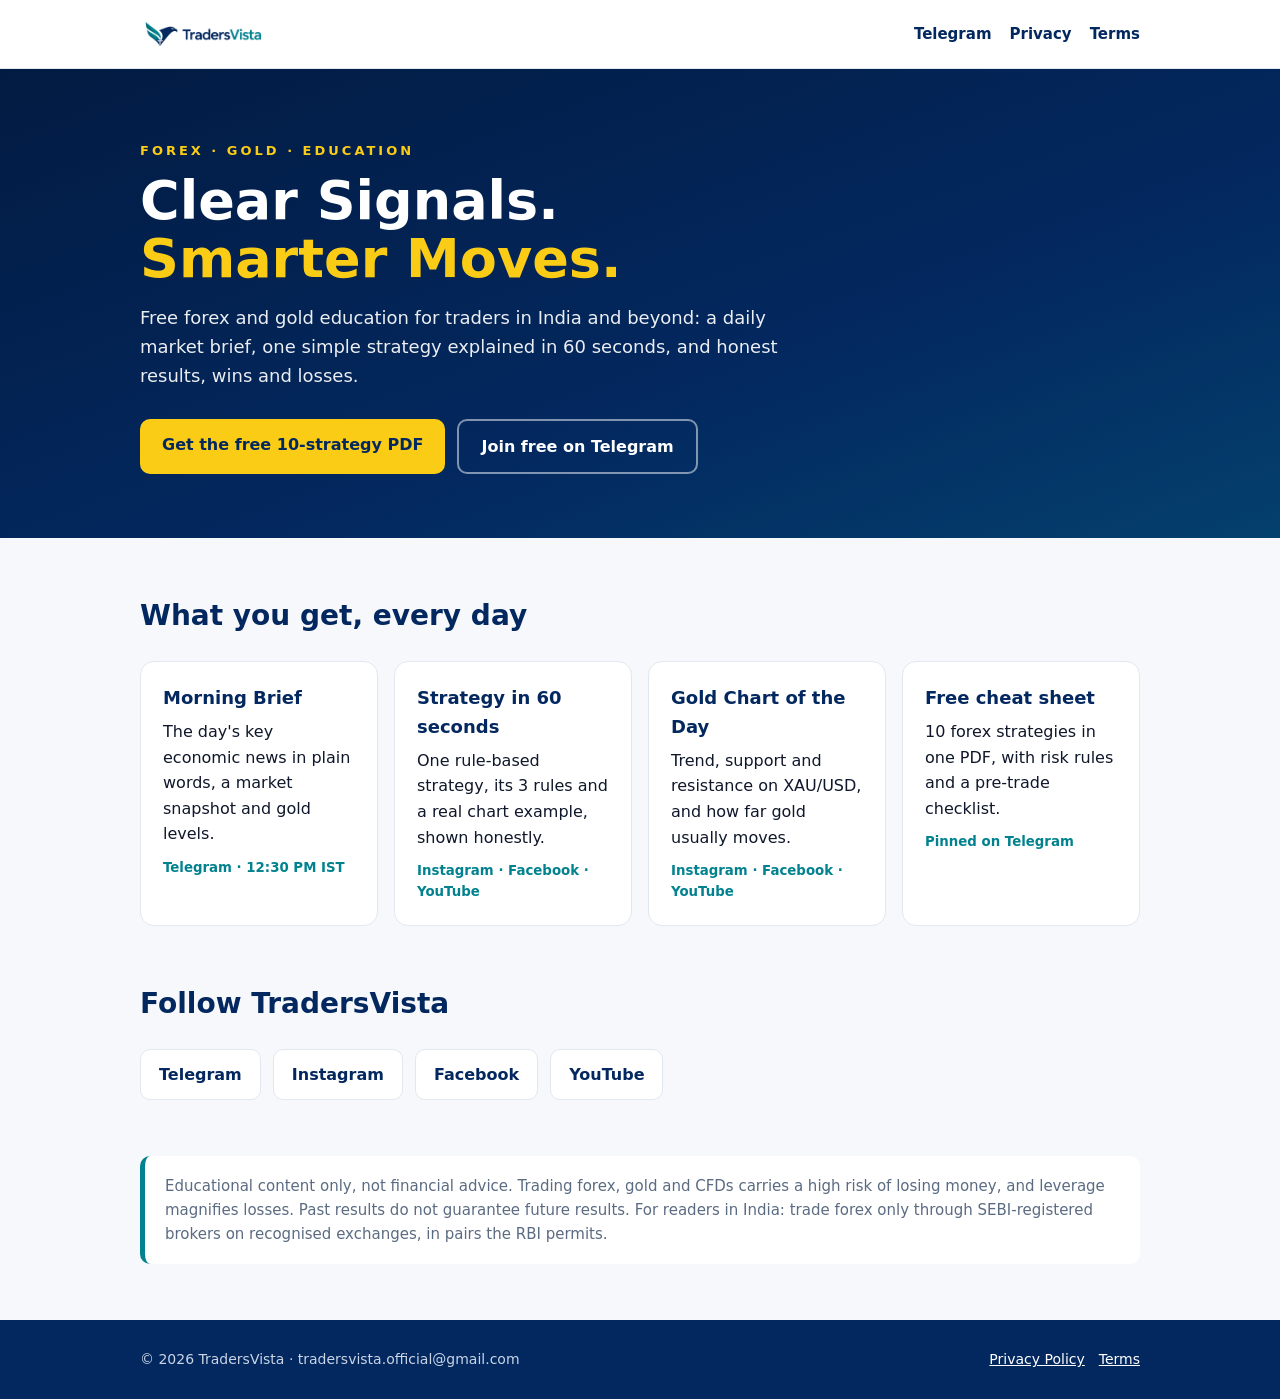
<file: index.html>
<!doctype html>
<html lang="en">
<head>
<meta charset="utf-8">
<meta name="viewport" content="width=device-width, initial-scale=1">
<title>TradersVista | Clear Signals. Smarter Moves.</title>
<meta name="description" content="Free forex and gold education: a daily market brief, one trading strategy in 60 seconds and honest results.">
<link rel="icon" href="logo-icon.png">
<link rel="stylesheet" href="style.css">
</head>
<body>
<header><div class="wrap">
  <a href="/"><img src="logo.png" alt="TradersVista"></a>
  <nav><a href="https://t.me/TradersVistaOfficial">Telegram</a><a href="privacy.html">Privacy</a><a href="terms.html">Terms</a></nav>
</div></header>

<div class="hero"><div class="wrap">
  <div class="kicker">FOREX · GOLD · EDUCATION</div>
  <h1>Clear Signals.<br><span>Smarter Moves.</span></h1>
  <p>Free forex and gold education for traders in India and beyond: a daily market brief, one simple strategy
  explained in 60 seconds, and honest results, wins and losses.</p>
  <div class="btns">
    <a class="btn gold" href="https://t.me/TradersVistaOfficial">Get the free 10-strategy PDF</a>
    <a class="btn ghost" href="https://t.me/TradersVistaOfficial">Join free on Telegram</a>
  </div>
</div></div>

<section><div class="wrap">
  <h2>What you get, every day</h2>
  <div class="cards">
    <div class="card"><b>Morning Brief</b>The day's key economic news in plain words, a market snapshot and gold levels.
      <small>Telegram · 12:30 PM IST</small></div>
    <div class="card"><b>Strategy in 60 seconds</b>One rule-based strategy, its 3 rules and a real chart example, shown honestly.
      <small>Instagram · Facebook · YouTube</small></div>
    <div class="card"><b>Gold Chart of the Day</b>Trend, support and resistance on XAU/USD, and how far gold usually moves.
      <small>Instagram · Facebook · YouTube</small></div>
    <div class="card"><b>Free cheat sheet</b>10 forex strategies in one PDF, with risk rules and a pre-trade checklist.
      <small>Pinned on Telegram</small></div>
  </div>
</div></section>

<section style="padding-top:0"><div class="wrap">
  <h2>Follow TradersVista</h2>
  <div class="follow">
    <a href="https://t.me/TradersVistaOfficial">Telegram</a>
    <a href="https://www.instagram.com/tradersvistaofficial/">Instagram</a>
    <a href="https://www.facebook.com/tradersvistaofficial">Facebook</a>
    <a href="https://www.youtube.com/channel/UCj5EJFCIP0c5Ip4gOHQWVAQ">YouTube</a>
  </div>
</div></section>

<section style="padding-top:0"><div class="wrap">
  <p class="note">Educational content only, not financial advice. Trading forex, gold and CFDs carries a high risk of
  losing money, and leverage magnifies losses. Past results do not guarantee future results. For readers in India: trade
  forex only through SEBI-registered brokers on recognised exchanges, in pairs the RBI permits.</p>
</div></section>

<footer><div class="wrap">
  <span>© 2026 TradersVista · tradersvista.official@gmail.com</span>
  <span><a href="privacy.html">Privacy Policy</a><a href="terms.html">Terms</a></span>
</div></footer>
</body>
</html>
</file>
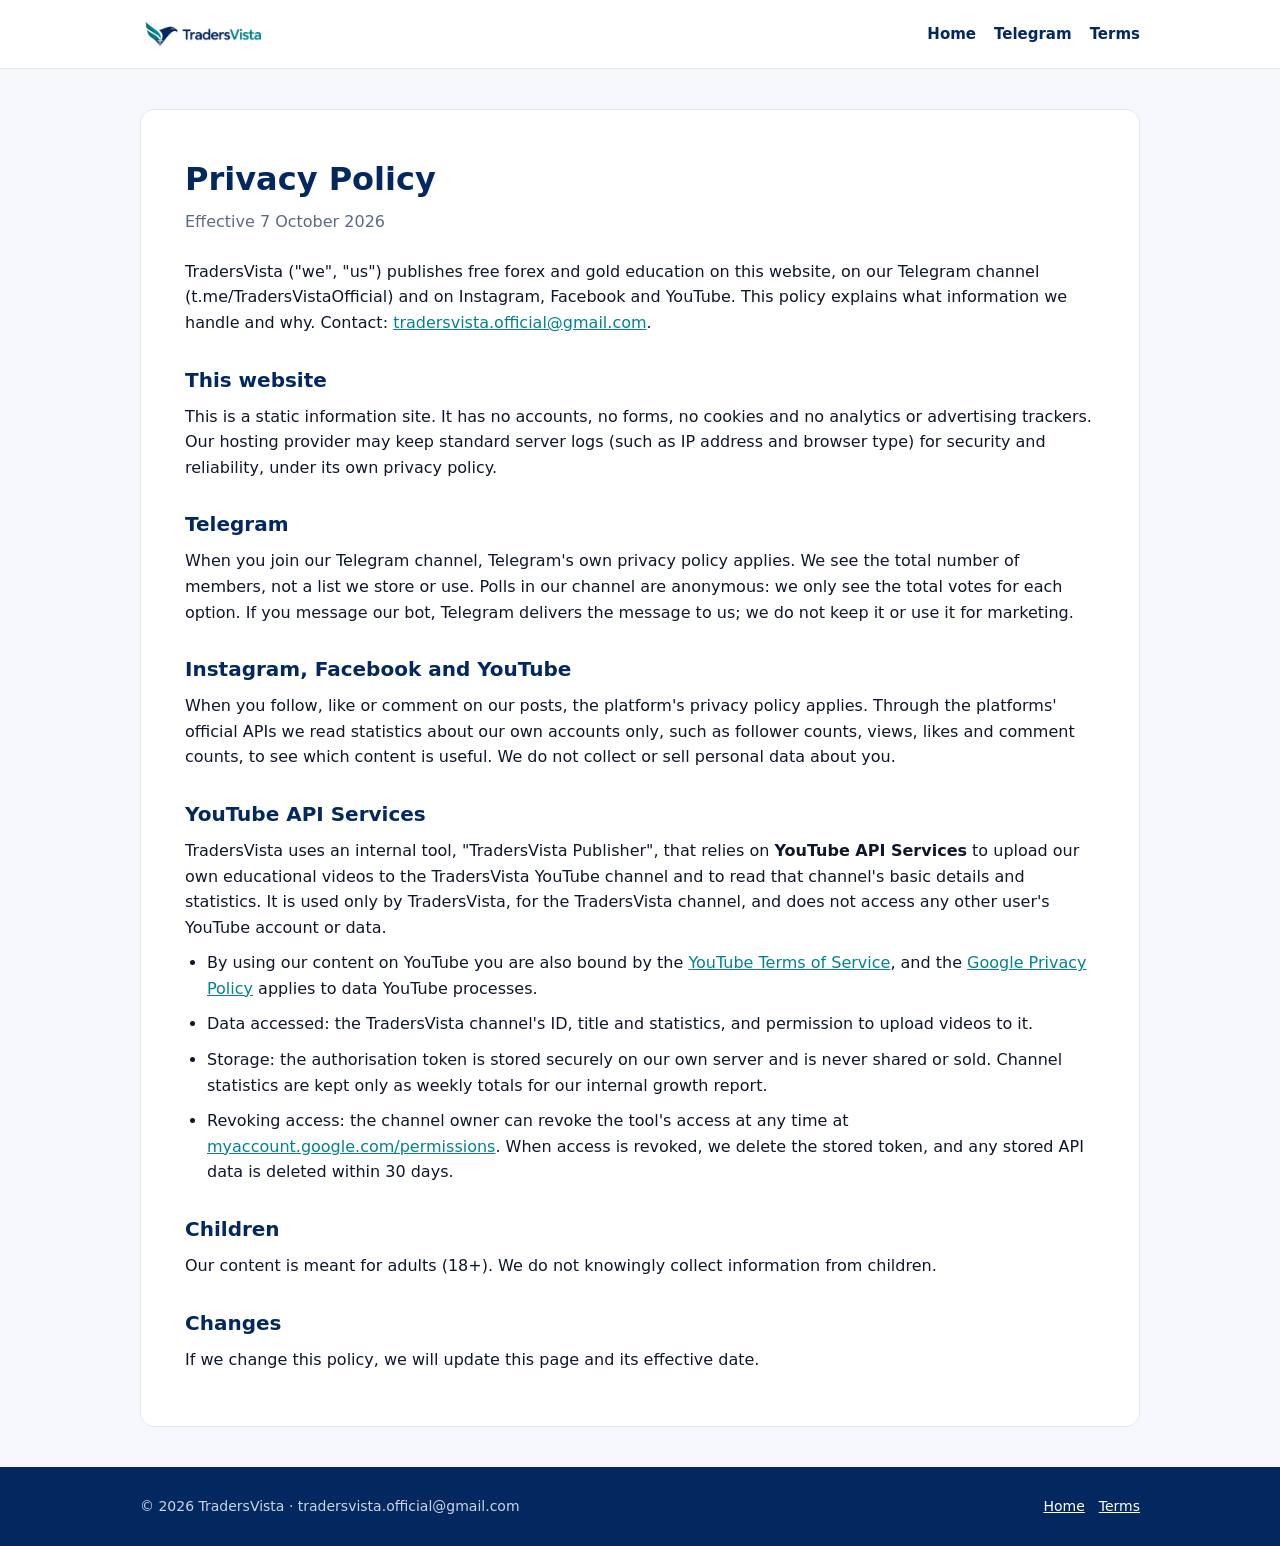
<file: privacy.html>
<!doctype html>
<html lang="en">
<head>
<meta charset="utf-8">
<meta name="viewport" content="width=device-width, initial-scale=1">
<title>Privacy Policy | TradersVista</title>
<link rel="icon" href="logo-icon.png">
<link rel="stylesheet" href="style.css">
</head>
<body>
<header><div class="wrap">
  <a href="/"><img src="logo.png" alt="TradersVista"></a>
  <nav><a href="/">Home</a><a href="https://t.me/TradersVistaOfficial">Telegram</a><a href="terms.html">Terms</a></nav>
</div></header>

<div class="wrap"><div class="doc">
<h1>Privacy Policy</h1>
<p class="date">Effective 7 October 2026</p>

<p>TradersVista ("we", "us") publishes free forex and gold education on this website, on our Telegram channel
(t.me/TradersVistaOfficial) and on Instagram, Facebook and YouTube. This policy explains what information we handle
and why. Contact: <a href="mailto:tradersvista.official@gmail.com">tradersvista.official@gmail.com</a>.</p>

<h2>This website</h2>
<p>This is a static information site. It has no accounts, no forms, no cookies and no analytics or advertising
trackers. Our hosting provider may keep standard server logs (such as IP address and browser type) for security and
reliability, under its own privacy policy.</p>

<h2>Telegram</h2>
<p>When you join our Telegram channel, Telegram's own privacy policy applies. We see the total number of members, not
a list we store or use. Polls in our channel are anonymous: we only see the total votes for each option. If you
message our bot, Telegram delivers the message to us; we do not keep it or use it for marketing.</p>

<h2>Instagram, Facebook and YouTube</h2>
<p>When you follow, like or comment on our posts, the platform's privacy policy applies. Through the platforms'
official APIs we read statistics about our own accounts only, such as follower counts, views, likes and comment
counts, to see which content is useful. We do not collect or sell personal data about you.</p>

<h2>YouTube API Services</h2>
<p>TradersVista uses an internal tool, "TradersVista Publisher", that relies on <b>YouTube API Services</b> to upload
our own educational videos to the TradersVista YouTube channel and to read that channel's basic details and
statistics. It is used only by TradersVista, for the TradersVista channel, and does not access any other user's
YouTube account or data.</p>
<ul>
<li>By using our content on YouTube you are also bound by the
  <a href="https://www.youtube.com/t/terms">YouTube Terms of Service</a>, and the
  <a href="https://policies.google.com/privacy">Google Privacy Policy</a> applies to data YouTube processes.</li>
<li>Data accessed: the TradersVista channel's ID, title and statistics, and permission to upload videos to it.</li>
<li>Storage: the authorisation token is stored securely on our own server and is never shared or sold.
  Channel statistics are kept only as weekly totals for our internal growth report.</li>
<li>Revoking access: the channel owner can revoke the tool's access at any time at
  <a href="https://myaccount.google.com/permissions">myaccount.google.com/permissions</a>. When access is revoked,
  we delete the stored token, and any stored API data is deleted within 30 days.</li>
</ul>

<h2>Children</h2>
<p>Our content is meant for adults (18+). We do not knowingly collect information from children.</p>

<h2>Changes</h2>
<p>If we change this policy, we will update this page and its effective date.</p>
</div></div>

<footer><div class="wrap">
  <span>© 2026 TradersVista · tradersvista.official@gmail.com</span>
  <span><a href="/">Home</a><a href="terms.html">Terms</a></span>
</div></footer>
</body>
</html>
</file>
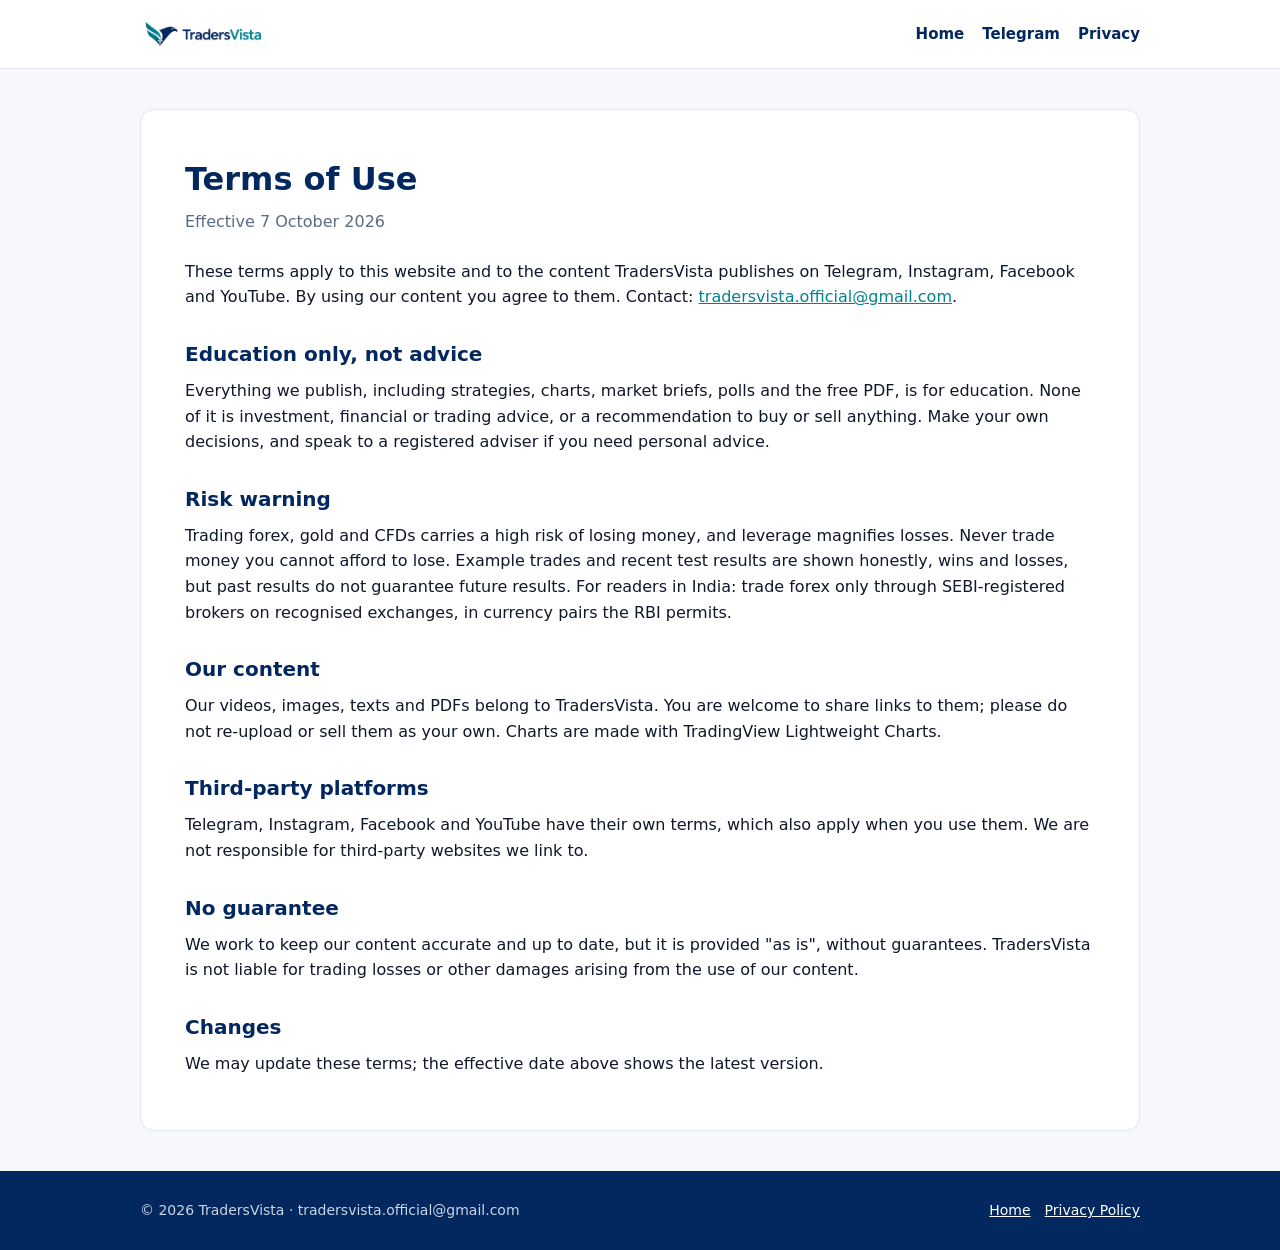
<file: terms.html>
<!doctype html>
<html lang="en">
<head>
<meta charset="utf-8">
<meta name="viewport" content="width=device-width, initial-scale=1">
<title>Terms of Use | TradersVista</title>
<link rel="icon" href="logo-icon.png">
<link rel="stylesheet" href="style.css">
</head>
<body>
<header><div class="wrap">
  <a href="/"><img src="logo.png" alt="TradersVista"></a>
  <nav><a href="/">Home</a><a href="https://t.me/TradersVistaOfficial">Telegram</a><a href="privacy.html">Privacy</a></nav>
</div></header>

<div class="wrap"><div class="doc">
<h1>Terms of Use</h1>
<p class="date">Effective 7 October 2026</p>

<p>These terms apply to this website and to the content TradersVista publishes on Telegram, Instagram, Facebook
and YouTube. By using our content you agree to them. Contact:
<a href="mailto:tradersvista.official@gmail.com">tradersvista.official@gmail.com</a>.</p>

<h2>Education only, not advice</h2>
<p>Everything we publish, including strategies, charts, market briefs, polls and the free PDF, is for education.
None of it is investment, financial or trading advice, or a recommendation to buy or sell anything. Make your own
decisions, and speak to a registered adviser if you need personal advice.</p>

<h2>Risk warning</h2>
<p>Trading forex, gold and CFDs carries a high risk of losing money, and leverage magnifies losses. Never trade money
you cannot afford to lose. Example trades and recent test results are shown honestly, wins and losses, but past
results do not guarantee future results. For readers in India: trade forex only through SEBI-registered brokers on
recognised exchanges, in currency pairs the RBI permits.</p>

<h2>Our content</h2>
<p>Our videos, images, texts and PDFs belong to TradersVista. You are welcome to share links to them; please do not
re-upload or sell them as your own. Charts are made with TradingView Lightweight Charts.</p>

<h2>Third-party platforms</h2>
<p>Telegram, Instagram, Facebook and YouTube have their own terms, which also apply when you use them. We are not
responsible for third-party websites we link to.</p>

<h2>No guarantee</h2>
<p>We work to keep our content accurate and up to date, but it is provided "as is", without guarantees. TradersVista
is not liable for trading losses or other damages arising from the use of our content.</p>

<h2>Changes</h2>
<p>We may update these terms; the effective date above shows the latest version.</p>
</div></div>

<footer><div class="wrap">
  <span>© 2026 TradersVista · tradersvista.official@gmail.com</span>
  <span><a href="/">Home</a><a href="privacy.html">Privacy Policy</a></span>
</div></footer>
</body>
</html>
</file>
<file: style.css>
:root{--navy:#03285F;--teal:#02828F;--gold:#FACC15;--ink:#0F172A;--muted:#5B6B82;--line:#E2E8F0;--bg:#F6F8FB}
*{box-sizing:border-box;margin:0;padding:0}
body{font-family:'Segoe UI',system-ui,-apple-system,Roboto,sans-serif;color:var(--ink);background:var(--bg);line-height:1.6}
a{color:var(--teal)}
.wrap{max-width:1040px;margin:0 auto;padding:0 20px}
header{background:#fff;border-bottom:1px solid var(--line)}
header .wrap{display:flex;align-items:center;justify-content:space-between;gap:16px;min-height:68px;flex-wrap:wrap}
header img{height:38px;display:block}
nav a{color:var(--navy);text-decoration:none;font-weight:600;margin-left:18px;font-size:15px}
nav a:hover{color:var(--teal)}
.hero{background:linear-gradient(160deg,#021B42 0%,var(--navy) 60%,#04406E 100%);color:#fff;padding:72px 0 64px}
.kicker{color:var(--gold);font-weight:800;letter-spacing:3px;font-size:13px}
.hero h1{font-size:clamp(34px,6vw,54px);line-height:1.08;margin:10px 0 16px;font-weight:900}
.hero h1 span{color:var(--gold)}
.hero p{font-size:18px;max-width:640px;opacity:.92}
.btns{margin-top:28px;display:flex;gap:12px;flex-wrap:wrap}
.btn{display:inline-block;padding:13px 22px;border-radius:10px;font-weight:800;text-decoration:none}
.btn.gold{background:var(--gold);color:var(--navy)}
.btn.ghost{border:2px solid rgba(255,255,255,.5);color:#fff}
section{padding:56px 0}
h2{font-size:28px;color:var(--navy);margin-bottom:22px}
.cards{display:grid;grid-template-columns:repeat(auto-fit,minmax(220px,1fr));gap:16px}
.card{background:#fff;border:1px solid var(--line);border-radius:14px;padding:22px}
.card b{display:block;color:var(--navy);font-size:18px;margin-bottom:6px}
.card small{display:block;color:var(--teal);font-weight:700;margin-top:10px}
.follow{display:flex;gap:12px;flex-wrap:wrap}
.follow a{background:#fff;border:1px solid var(--line);border-radius:10px;padding:12px 18px;font-weight:700;color:var(--navy);text-decoration:none}
.note{background:#fff;border-left:5px solid var(--teal);border-radius:10px;padding:18px 20px;color:var(--muted);font-size:15px}
.doc{background:#fff;border:1px solid var(--line);border-radius:14px;padding:clamp(20px,4vw,44px);margin:40px auto}
.doc h1{color:var(--navy);font-size:32px;margin-bottom:4px}
.doc .date{color:var(--muted);margin-bottom:24px}
.doc h2{font-size:20px;margin:28px 0 8px}
.doc p,.doc li{margin-bottom:10px}
.doc ul{padding-left:22px}
footer{background:var(--navy);color:#C9D4E5;padding:28px 0;font-size:14px}
footer .wrap{display:flex;justify-content:space-between;gap:12px;flex-wrap:wrap}
footer a{color:#fff;margin-left:14px}
@media(max-width:600px){nav a{margin:0 14px 0 0}header .wrap{padding-top:10px;padding-bottom:10px}}
</file>
